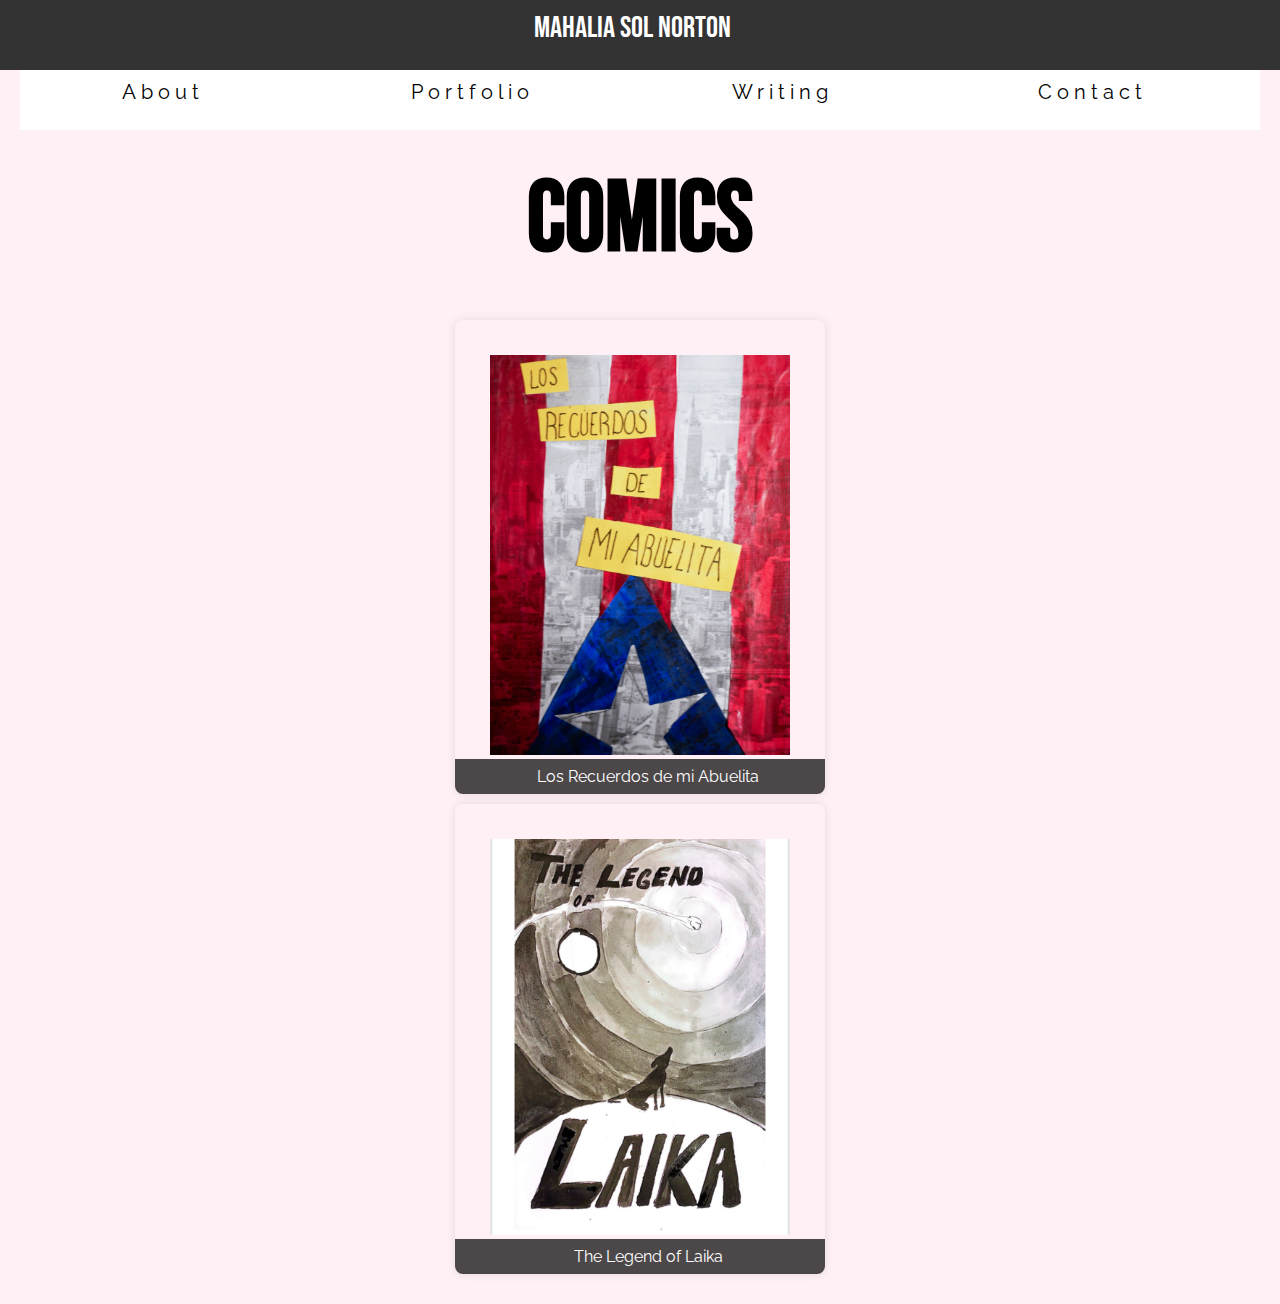
<file: comic-port.html>
<!doctype html>
<html>
<head>
<meta charset="UTF-8">
	<title>Comics</title>
	<link href="comic-port.css" rel="stylesheet" type="text/css" >
		<link href="https://fonts.googleapis.com/css2?family=Raleway:wght@300&display=swap" rel="stylesheet">
		<link href="https://fonts.googleapis.com/css2?family=Bebas+Neue&display=swap" rel="stylesheet">
		
	<meta name="viewport" content="width=device-width, initial-scale=1.0">

</head>
<body>
	
	<header class= "sticky-title">
		 <a href="Homepage.html">
            <h1>Mahalia Sol Norton</h1>
        </a>
	</header>
	
	
	<!-- navigation menu --> 
	<nav class= "barmenu"> 
     <ul class="menuitems">
    <li><a href="about.html">About</a></li>
	<li><a href="portfolio.html">Portfolio</a></li>
    <!-- <li><a href="comissions.html">Comissions</a></li>-->
    <li><a href="writing.html">Writing</a></li>
	<li><a href="contact.html">Contact</a></li>
    
	
        <!-- Add other menu items here -->
      </ul>
    </nav>
	
	<header class= "Portfolio-title"> 
	<h1> Comics </h1>	
	</header>   
	
	
<div class="comics-container">
	<div class="pdf-item" onclick="openPdf('recuerdos.pdf')">
        <img class="thumbnail" src="drawings-port/IMG19.jpg" alt="PDF Thumbnail 1">
        <div class="caption">Los Recuerdos de mi Abuelita</div>
    </div>

    <div class="pdf-item" onclick="openPdf('laika.pdf')">
        <img class="thumbnail" src="drawings-port/IMG21.jpg" alt="PDF Thumbnail 2">
        <div class="caption">The Legend of Laika</div>
    </div>
</div>
  
	
	<script>
        function openPdf(pdfSrc) {
            window.open(pdfSrc, '_blank');
        }
    </script>
	
	
</body>
</html>
</file>
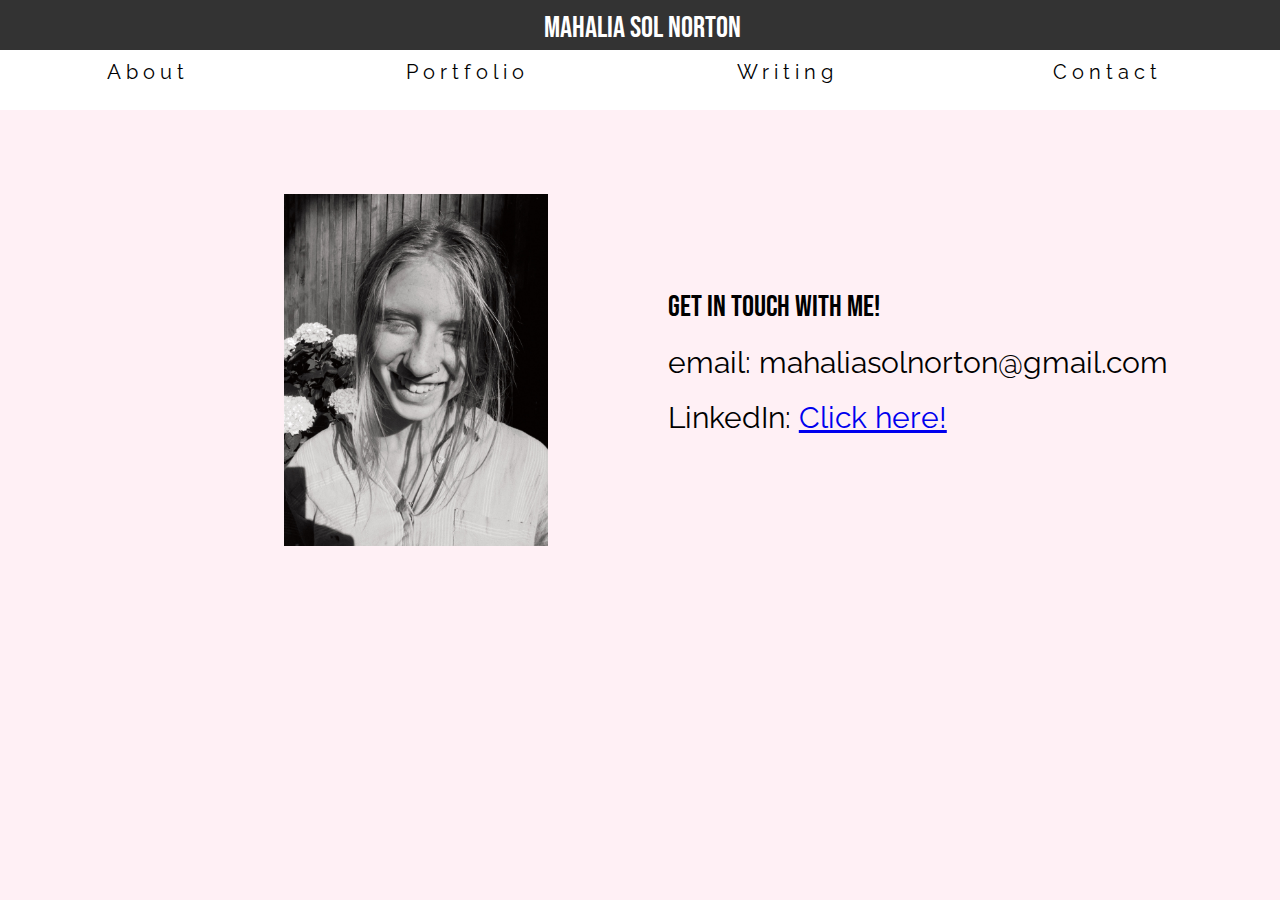
<file: contact.html>
<!doctype html>
<html>
<head>
	<title>Contact</title>
	<link href="contact.css" rel="stylesheet" type="text/css" >
		<link href="https://fonts.googleapis.com/css2?family=Raleway:wght@300&display=swap" rel="stylesheet">
		<link href="https://fonts.googleapis.com/css2?family=Bebas+Neue&display=swap" rel="stylesheet">
	<meta name="viewport" content="width=device-width, initial-scale=1.0">
<meta charset="UTF-8">

</head>

<body>
	
	<header class= "sticky-title">
		 <a href="Homepage.html">
            <h1>Mahalia Sol Norton</h1>
        </a>
	</header>
	
	
	<!-- navigation menu --> 
	<nav class= "barmenu"> 
     <ul class="menuitems">
    <li><a href="about.html">About</a></li>
	<li><a href="portfolio.html">Portfolio</a></li>
    <!-- <li><a href="comissions.html">Comissions</a></li>-->
    <li><a href="writing.html">Writing</a></li>
	<li><a href="contact.html">Contact</a></li>
    
	
        <!-- Add other menu items here -->
      </ul>
    </nav>
	
<div class = "biocontainer"> 
	<div class="headshot">
		<img src="maha3.jpeg" alt="Mahalia Norton">
	</div>
     <div class="bio">
		<div class = "bold">
		 <p> Get in touch with me! </p>
		</div>
		 <p> email: mahaliasolnorton@gmail.com</p>
	 			 
	<p>
		LinkedIn: <a href= "https://www.linkedin.com/in/mahalia-norton-99473620a/" > Click here! </a> 
		</p>
	</div>
	</div>	
	
</body>
</html>
</file>
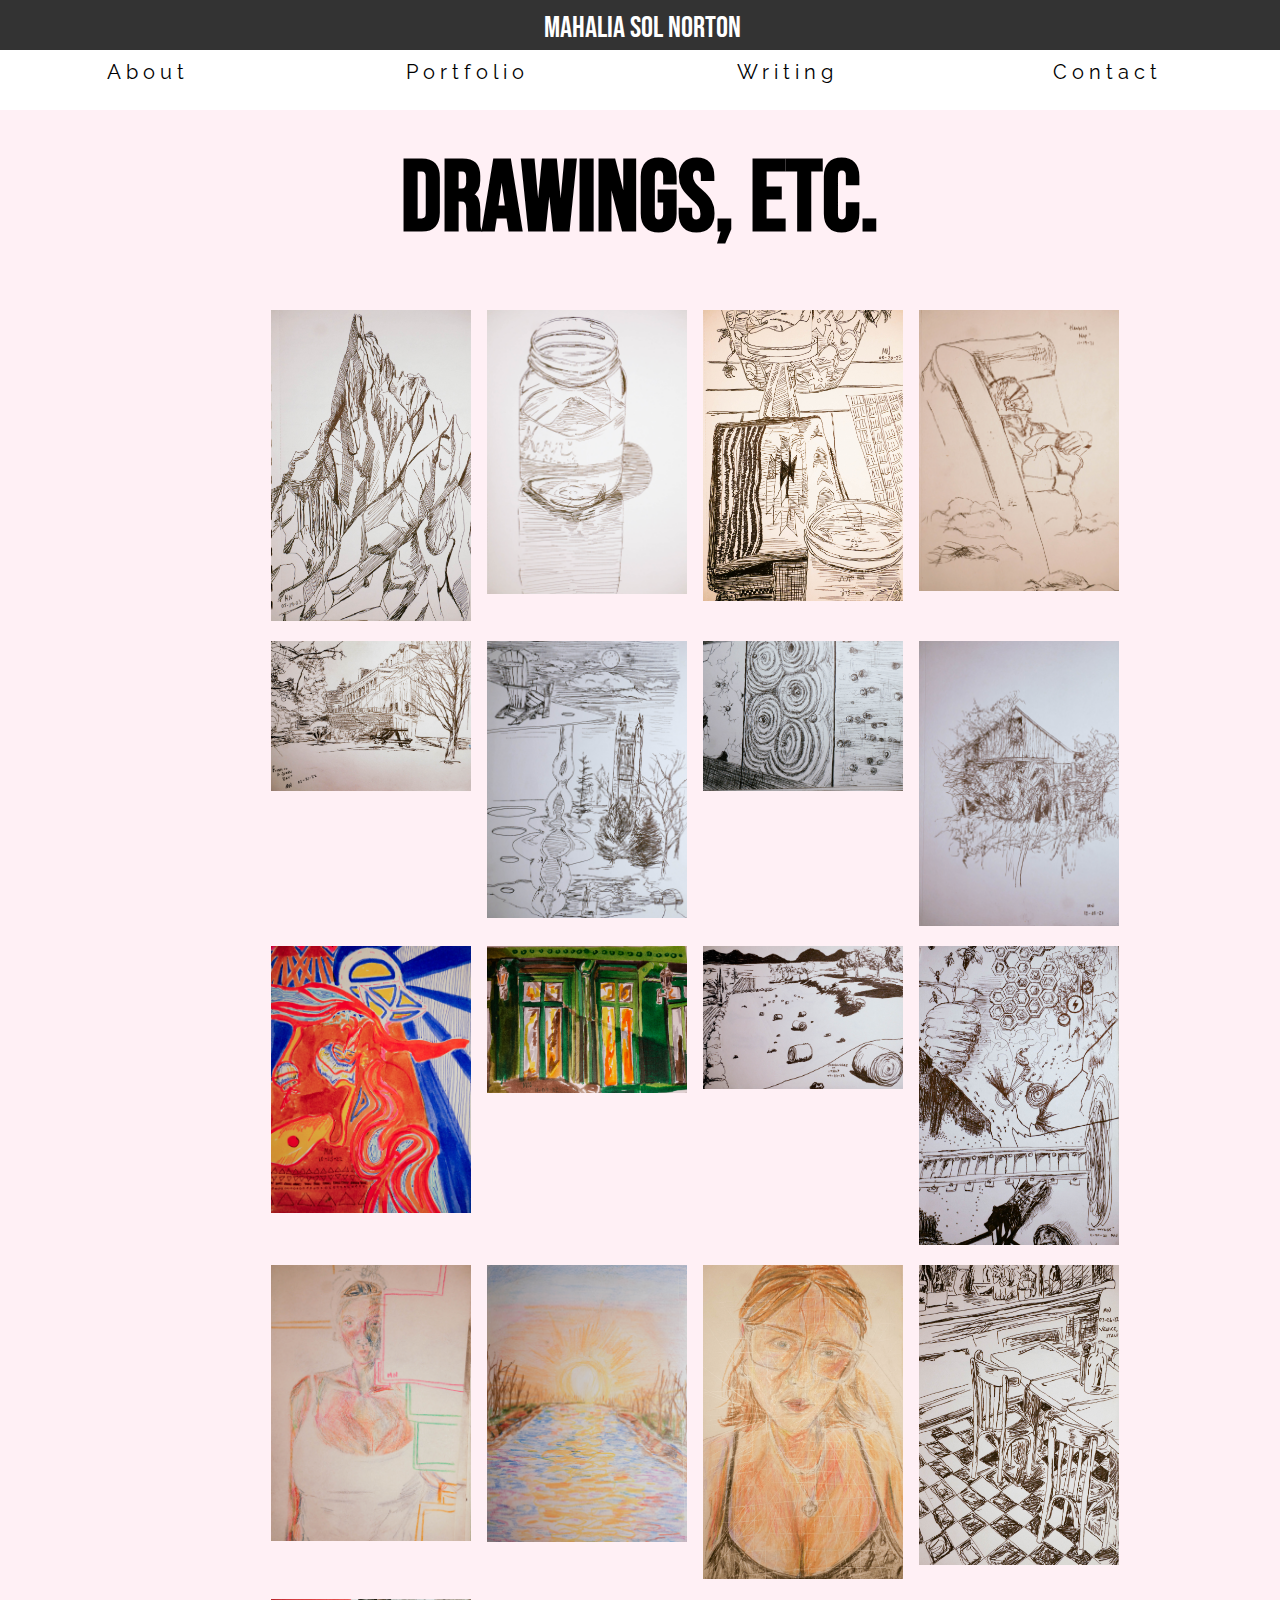
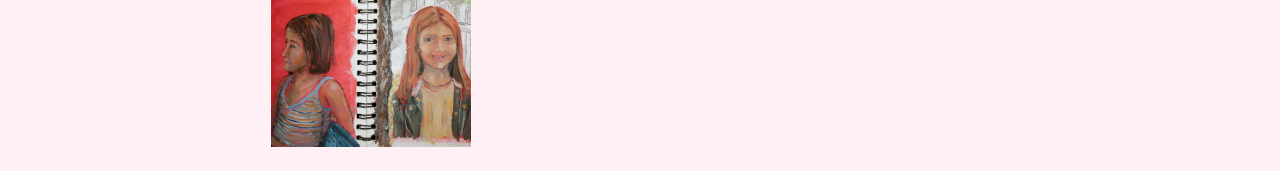
<file: paint-port.html>
<!doctype html>
<html>
<head>
	<title>Contact</title>
	<link href="paint-port.css" rel="stylesheet" type="text/css" >
		<link href="https://fonts.googleapis.com/css2?family=Raleway:wght@300&display=swap" rel="stylesheet">
		<link href="https://fonts.googleapis.com/css2?family=Bebas+Neue&display=swap" rel="stylesheet">
	<meta name="viewport" content="width=device-width, initial-scale=1.0">
<meta charset="UTF-8">

</head>

<body>
	
	<header class= "sticky-title">
		 <a href="Homepage.html">
            <h1>Mahalia Sol Norton</h1>
        </a>
	</header>
	
	
	<!-- navigation menu --> 
	<nav class= "barmenu"> 
     <ul class="menuitems">
    <li><a href="about.html">About</a></li>
	<li><a href="portfolio.html">Portfolio</a></li>
    <!-- <li><a href="comissions.html">Comissions</a></li>-->
    <li><a href="writing.html">Writing</a></li>
	<li><a href="contact.html">Contact</a></li>
    
	
        <!-- Add other menu items here -->
      </ul>
    </nav>
	
	<header class= "Portfolio-title"> 
	<h1> Drawings, etc.</h1>	
	</header>
	

	
<!-- image grid --> 
	
	<div class="image-grid">
        <!-- Repeat the following structure for each image -->
        <div class="image-item" onclick="expandImage(this)">
            <img src="drawings-port/IMG1.jpg" alt="Image 1">
        </div>
		<div class="image-item" onclick="expandImage(this)">
            <img src="drawings-port/IMG2.jpg" alt="Image 2">
        </div>
		<div class="image-item" onclick="expandImage(this)">
            <img src="drawings-port/IMG3.jpg" alt="Image 3">
        </div>
		<div class="image-item" onclick="expandImage(this)">
            <img src="drawings-port/IMG4.jpg" alt="Image 4">
        </div>
		<div class="image-item" onclick="expandImage(this)">
            <img src="drawings-port/IMG5.jpg" alt="Image 5">
        </div>
		<div class="image-item" onclick="expandImage(this)">
            <img src="drawings-port/IMG6.jpg" alt="Image 6">
        </div>
		<div class="image-item" onclick="expandImage(this)">
            <img src="drawings-port/IMG7.jpg" alt="Image 7">
        </div>
		<div class="image-item" onclick="expandImage(this)">
            <img src="drawings-port/IMG8.jpg" alt="Image 8">
        </div>
		<div class="image-item" onclick="expandImage(this)">
            <img src="drawings-port/IMG9.jpg" alt="Image 9">
        </div>
		<div class="image-item" onclick="expandImage(this)">
            <img src="drawings-port/IMG10.jpg" alt="Image 10">
        </div>
		<div class="image-item" onclick="expandImage(this)">
            <img src="drawings-port/IMG11.jpg" alt="Image 11">
        </div>
		<div class="image-item" onclick="expandImage(this)">
            <img src="drawings-port/IMG12.jpg" alt="Image 12">
        </div>
		<div class="image-item" onclick="expandImage(this)">
            <img src="drawings-port/IMG13.jpg" alt="Image 13">
        </div>
		<div class="image-item" onclick="expandImage(this)">
            <img src="drawings-port/IMG14.jpg" alt="Image 14">
        </div>
		<div class="image-item" onclick="expandImage(this)">
            <img src="drawings-port/IMG15.jpg" alt="Image 15">
        </div>
		<div class="image-item" onclick="expandImage(this)">
            <img src="drawings-port/IMG16.jpg" alt="Image 16">
        </div>
		<div class="image-item" onclick="expandImage(this)">
            <img src="drawings-port/IMG17.jpg" alt="Image 17">
        </div>
		
		
        <!-- Repeat the structure for other images -->
    </div>

    <div class="expanded-image" onclick="collapseImage()">
        <span class="close-button">&times;</span>
        <img id="expanded-img" alt="Expanded Image">
    </div>

    <script>
        function expandImage(element) {
            var imgSrc = element.querySelector('img').src;
            document.getElementById('expanded-img').src = imgSrc;
            document.querySelector('.expanded-image').style.display = 'flex';
        }

        function collapseImage() {
            document.querySelector('.expanded-image').style.display = 'none';
        }
    </script>
	
</body>
</html>
</file>
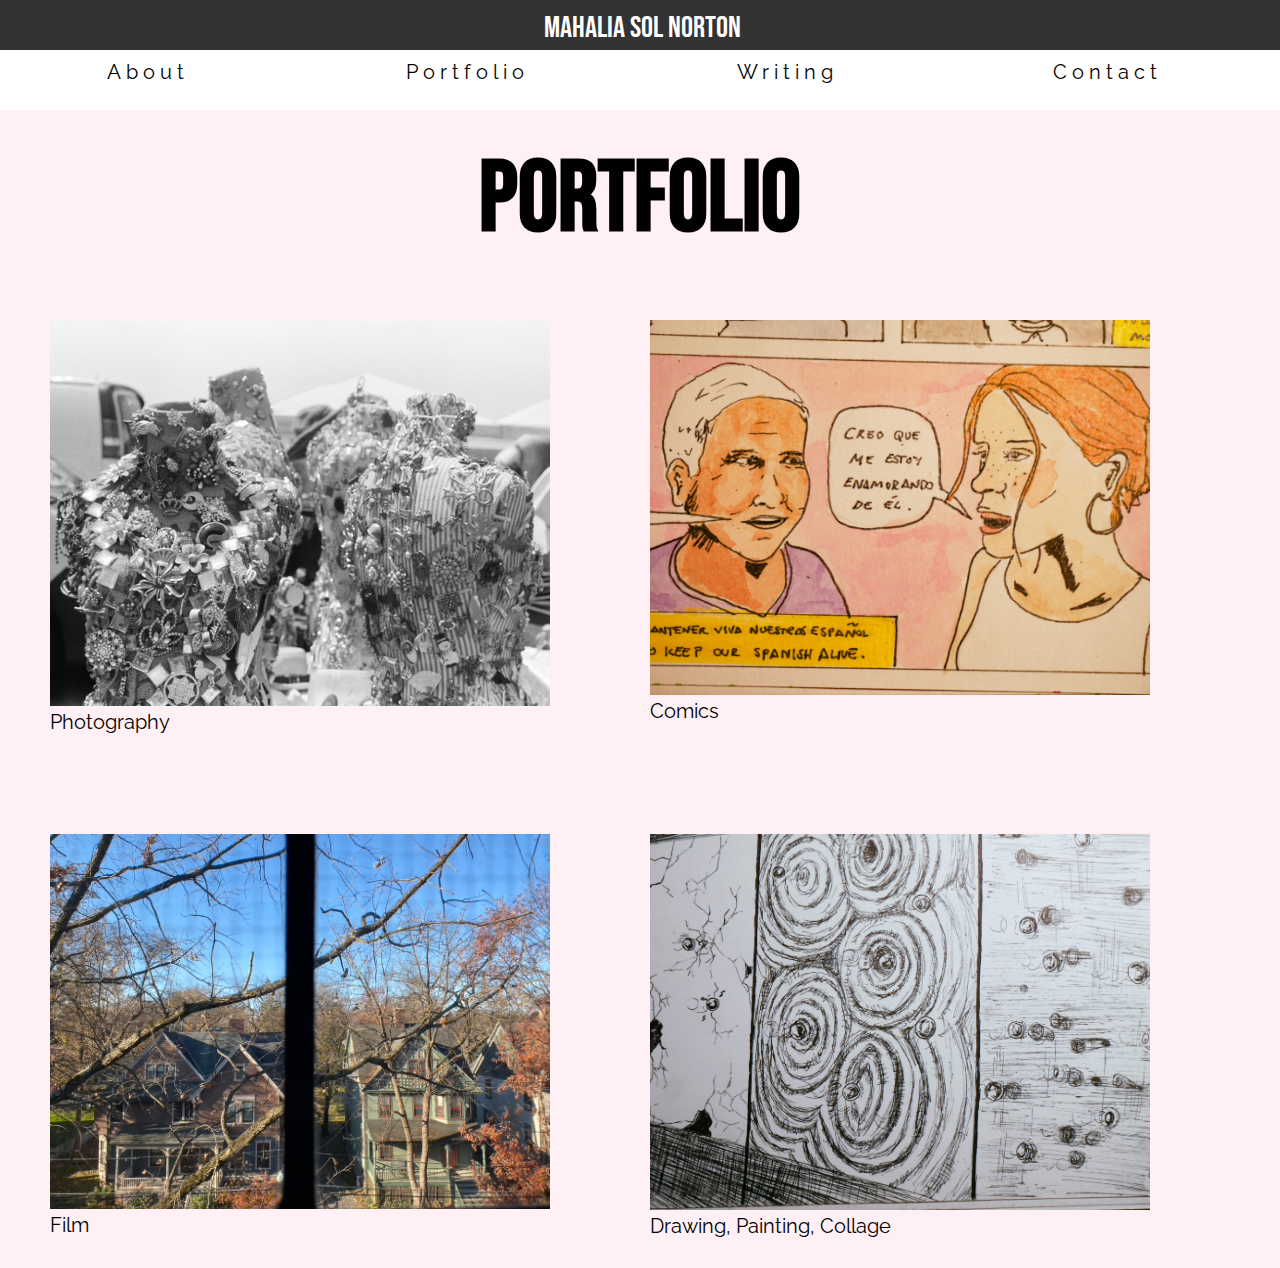
<file: portfolio.html>
<!doctype html>
<html>
<head>
	<title>Portfolio</title>
	<link href="portfolio.css" rel="stylesheet" type="text/css" >
		<link href="https://fonts.googleapis.com/css2?family=Raleway:wght@300&display=swap" rel="stylesheet">
		<link href="https://fonts.googleapis.com/css2?family=Bebas+Neue&display=swap" rel="stylesheet">
	<meta name="viewport" content="width=device-width, initial-scale=1.0">
<meta charset="UTF-8">

</head>

<body>
	
	<header class= "sticky-title">
		 <a href="Homepage.html">
            <h1>Mahalia Sol Norton</h1>
        </a>
	</header>
	
	
	<!-- navigation menu --> 
	<nav class= "barmenu"> 
     <ul class="menuitems">
    <li><a href="about.html">About</a></li>
	<li><a href="portfolio.html">Portfolio</a></li>
    <!-- <li><a href="comissions.html">Comissions</a></li>-->
    <li><a href="writing.html">Writing</a></li>
	<li><a href="contact.html">Contact</a></li>
    
	
        <!-- Add other menu items here -->
      </ul>
    </nav>
	
<header class="Portfolio-title">
	<h1> Portfolio</h1>
	</header>	
	
<!-- portfolio grid -->
	
<div class="portfolio-container">
        

        <div class="portfolio-item">
           <a href="photo-port.html">
		<img src="img25.jpg" alt="Photography" >
	   </a>
            <h1> Photography </h1>
	<a href="comic-port.html">
		<div class="overlay">
                <div class="overlay-content">
                    <h3><a href="photo-port.html">Photography</a></h3>
                    <!-- Add additional content or link to the category here -->
                </div>
            </div>
	</a>
        </div>

    <div class="portfolio-item">
            <a href="comic-port.html">
	    <img src= "drawings-port/IMG20.jpg" alt="Comics">
	    </a>
            <h1> Comics </h1>
	<a href="comic-port.html">		
	    <div class="overlay">
                <div class="overlay-content">
                    <h3><a href="comic-port.html">Comics</a></h3>
                    <!-- Add additional content or link to the category here -->
                </div>
            </div>
	</a>
        </div>     
	
	<div class="portfolio-item">
            <a href="film-port.html">
		<img src="fsthumbnail.jpeg" alt="Film">
	    </a>
            <h1> Film </h1>
	<a href="film-port.html">	
		<div class="overlay">
                <div class="overlay-content">
                    <h3><a href="film-port.html">Film</a></h3>
                    <!-- Add additional content or link to the category here -->
                </div>
            </div>
		</a>
        </div>

	
	
	
	<div class="portfolio-item">
            <a href="paint-port.html">
		<img src="drawings-port/IMG7.jpg" alt="Paintings, Drawings, Collage thumbnail">
	    </a>
            <h1> Drawing, Painting, Collage</h1>
		<a href="paint-port.html">
		<div class="overlay">
                <div class="overlay-content">
                    <h3><a href="paint-port.html">Drawings, etc.</a></h3>
                    <!-- Add additional content or link to the category here -->
                </div>
            </div>
		</a>
        </div>
	
       
    </div>
</body>
</html>
</file>
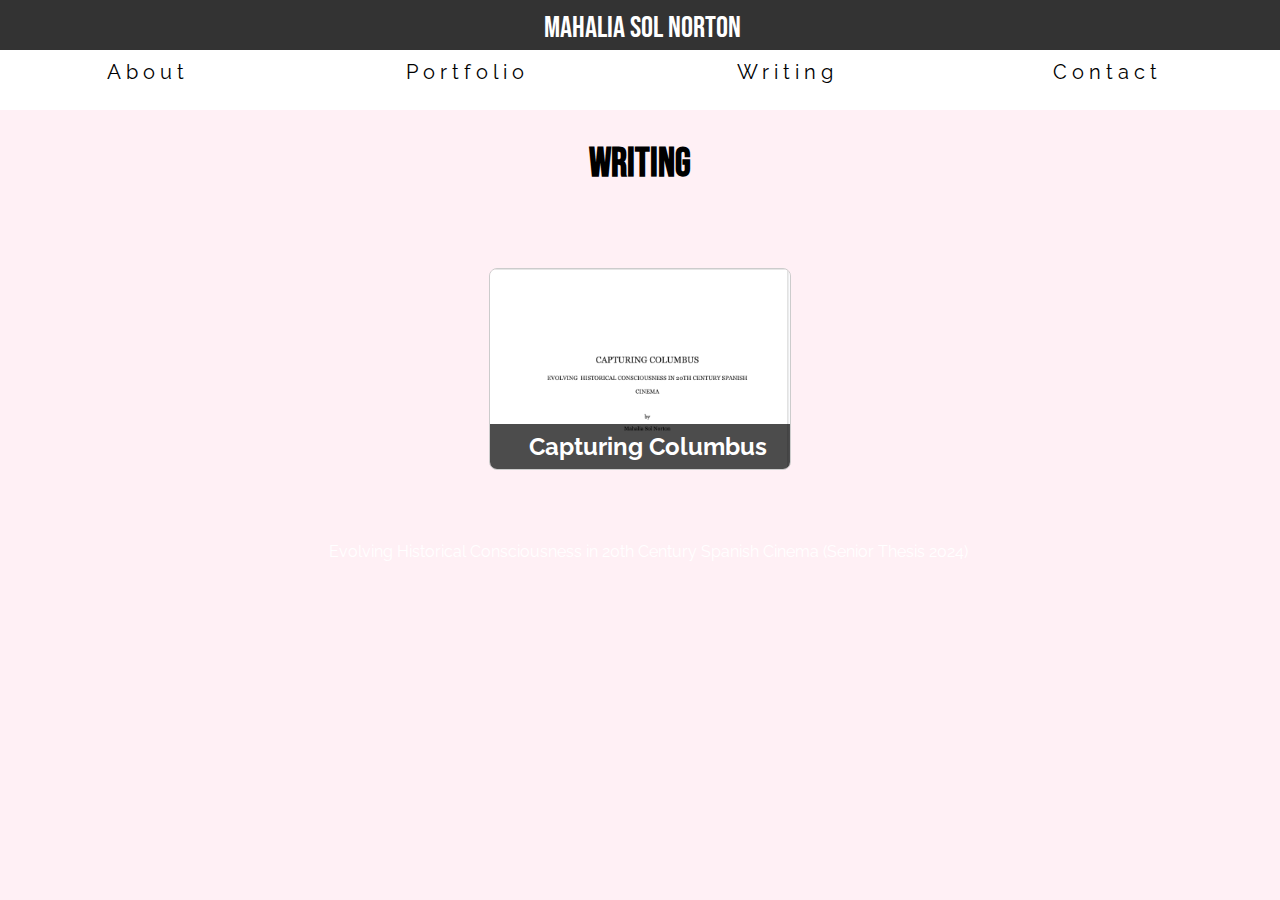
<file: writing.html>
<!doctype html>
<html>
<head>
	<title>Writing</title>
	<link href="writing.css" rel="stylesheet" type="text/css" >
		<link href="https://fonts.googleapis.com/css2?family=Raleway:wght@300&display=swap" rel="stylesheet">
		<link href="https://fonts.googleapis.com/css2?family=Bebas+Neue&display=swap" rel="stylesheet">
	<meta name="viewport" content="width=device-width, initial-scale=1.0">
<meta charset="UTF-8">

</head>

<body>
	
	<header class= "sticky-title">
		 <a href="Homepage.html">
            <h1>Mahalia Sol Norton</h1>
        </a>
	</header>
	
	
	<!-- navigation menu --> 
	<nav class= "barmenu"> 
     <ul class="menuitems">
    <li><a href="about.html">About</a></li>
	<li><a href="portfolio.html">Portfolio</a></li>
    <!-- <li><a href="comissions.html">Comissions</a></li>-->
    <li><a href="writing.html">Writing</a></li>
	<li><a href="contact.html">Contact</a></li>
    
	
        <!-- Add other menu items here -->
      </ul>
    </nav>
	
<header class="Page-title">
	<h1> Writing </h1>
	</header>
<div class="writing">
    <div class="box-button"> 
	<div class="pdf-item" onclick="window.location = 'https://drive.google.com/file/d/1aaj3I4XvZ9mwS2N6Vt4K3hgtt22YtTWA/preview'">
        <img class="thumbnail" src="thesisThumbnail.png" alt="PDF Thumbnail 1">
        <header class="work-title"> 
		<h2> Capturing Columbus </h2>
    </div>
    </div>
	<div class="caption"> Evolving Historical Consciousness in 20th Century Spanish Cinema (Senior Thesis 2024) </div>
</div>

</body>
</html>
</file>
<file: comic-port.css>
@charset "UTF-8";
/* CSS Document */


body {
           	background-color: lavenderblush;
            margin: 0;
            padding: 20px;
            display: flex;
            flex-wrap: wrap;
            justify-content: center;
            align-items: flex-start;
            flex-direction: row; /* Added to display items horizontally */
        }

header.sticky-title {
    background-color: #333; /* Set your preferred background color */
    padding: 10px;
    position: fixed;
    width: 100%;
    height: 50px;
	top: 0;
    z-index: 1000; /* Set a higher z-index to ensure it's above other elements */
	
}

header.sticky-title h1 {
	
    color: white; /* Set your preferred text color */
    margin: 0;
	position: absolute;
	right: 43%;
	font-family: "Bebas Neue", sans-serif;
 	font-weight: 400;
  	font-style: normal;
	font-size: 30px; 
	text-decoration: none;
	
	
}

/* Style for the navigation/menu */
.barmenu {
    position: sticky;
    top: 0;
    z-index: 1000; /* Ensure the menu stays above other content */
	width: 100%;
	background-color: white;
	height: 60px; /* adjust height of barmenu*/
	margin-top: 50px;
}

.barmenu ul.menuitems {
 	width: 100%;
	list-style: none;
  	display: flex;
    text-align: center; /* Center the text within the menu */
}

.barmenu li {
  	display: inline-block;
	width: 100%;
	margin: 0;
	padding: 0;
	margin-right: 25px; /* Add space between menu items */
	text-align: center;
}

.barmenu a {
	font-family: 'Raleway', sans-serif;
	text-decoration: none ;
 	color: black;
	font-size: 20px;
  	font-weight: normal;
	margin-bottom: auto;
	display: inline-block; /* Ensure the anchor tags are inline blocks */
    padding: 10px 10px; /* Add padding to anchor tags for better clickability */
    /* Other link styles */
	
	
}
	

/* Adjust letter-spacing for the text within the menu */
.barmenu a {
    font-family: 'Raleway', sans-serif;
	text-decoration: none;
    letter-spacing: 5px; /* Adjust the letter spacing */
	text-align: center;
}

* { 
	margin: 0;
    padding: 0;
}

.Portfolio-title {
			color: black;
            text-decoration: none;
			font-family: "Bebas Neue", sans-serif;
 			font-weight: 400;
  			font-style: normal;
			font-size: 50px;
			text-align: center;
			padding: 30px;
			width: 100%;
	
}


.image-grid {
            display: grid;
            grid-template-columns: 400px 400px;
            gap: 16px;
            max-width: 1200px;
            margin: 20px auto;
            padding: 25px 16px;
			margin-left: 255px;
        }

.pdf-item {
            cursor: pointer;
            overflow: hidden;
            position: relative;
            width: 300px;
            margin: 10px;
            border-radius: 8px;
            box-shadow: 0 0 10px rgba(0, 0, 0, 0.1);
            transition: transform 0.3s ease;
			padding: 35px;
	
        }

        .pdf-item:hover {
            transform: scale(1.05);
        }

        .thumbnail {
            width: 100%;
            height: auto;
        }

        .caption {
            position: absolute;
            bottom: 0;
            left: 0;
            width: 100%;
            background: rgba(0, 0, 0, 0.7);
            color: #fff;
            padding: 8px;
            text-align: center;
			font-family: 'Raleway', sans-serif;
			text-decoration: none ;
        }

        .pdf-modal {
            display: none;
            position: fixed;
            top: 0;
            left: 0;
            width: 100%;
            height: 100%;
            background: rgba(0, 0, 0, 0.8);
            justify-content: center;
            align-items: center;
        }

        #pdf-viewer {
            width: 80%;
            max-height: 80%;
            border-radius: 8px;
        }

        .close-button {
            position: absolute;
            top: 10px;
            right: 10px;
            cursor: pointer;
            color: #fff;
        }
</file>
<file: contact.css>
@charset "UTF-8";
/* CSS Document */

body, h1, ul {
  margin: 0;
  padding: 0;

}

body{
	background-color: lavenderblush;
}

header.sticky-title {
    background-color: #333; /* Set your preferred background color */
    padding: 10px;
    position: fixed;
    width: 100%;
    height: 50px;
	top: 0;
    z-index: 1000; /* Set a higher z-index to ensure it's above other elements */
	
}

header.sticky-title h1 {
	
    color: white; /* Set your preferred text color */
    margin: 0;
	position: absolute;
	right: 43%;
	font-family: "Bebas Neue", sans-serif;
 	font-weight: 400;
  	font-style: normal;
	font-size: 30px; 
	text-decoration: none;
	
	
}

/* Style for the navigation/menu */
.barmenu {
    position: sticky;
    top: 0;
    z-index: 1000; /* Ensure the menu stays above other content */
	width: 100%;
	background-color: white;
	height: 60px; /* adjust height of barmenu*/
	margin-top: 50px;
}

.barmenu ul.menuitems {
 	width: 100%;
	list-style: none;
  	display: flex;
    text-align: center; /* Center the text within the menu */
}

.barmenu li {
  	display: inline-block;
	width: 100%;
	margin: 0;
	padding: 0;
	margin-right: 25px; /* Add space between menu items */
	text-align: center;
}

.barmenu a {
	font-family: 'Raleway', sans-serif;
	text-decoration: none ;
 	color: black;
	font-size: 20px;
  	font-weight: normal;
	margin-bottom: auto;
	display: inline-block; /* Ensure the anchor tags are inline blocks */
    padding: 10px 10px; /* Add padding to anchor tags for better clickability */
    /* Other link styles */
	
	
}
	

/* Adjust letter-spacing for the text within the menu */
.barmenu a {
    font-family: 'Raleway', sans-serif;
	text-decoration: none;
    letter-spacing: 5px; /* Adjust the letter spacing */
	text-align: center;
}

* { 
	margin: 0;
    padding: 0;
}

.biocontainer {
	display: flex; /* Use flexbox for layout */
	margin-left: 5%;
	margin-right: 5%;
	margin-top: 5%;
	margin-bottom: 5%;
	align-items: center; /* Vertically center items */
	padding: 20px;
	
}

.headshot {
	flex: 1;
	overflow: hidden;
}

.headshot img{
	width: 50%; /* Make the image fill the container */
    height: 50%; /* Make the image fill the container */
    object-fit: cover; /* Maintain aspect ratio and cover the container */
	margin-left: 200px; 
}

.bio {
	margin-left: 5%;
	font-family: 'Raleway', sans-serif;
	flex: 1; /* Allow text to grow and take available space */
    /* Additional styling for text if needed */
	
}

.bold p{
	text-decoration: none;
	font-family: "Bebas Neue", sans-serif;
	font-weight: 400;
	font-size: 75px;
}

.bio p {
	
	padding-bottom: 20px;
	color: black;
	font-size: 30px
}
</file>
<file: paint-port.css>
@charset "UTF-8";
/* CSS Document */

body, h1, ul {
  margin: 0;
  padding: 0;

}

body{
	background-color: lavenderblush;
}

header.sticky-title {
    background-color: #333; /* Set your preferred background color */
    padding: 10px;
    position: fixed;
    width: 100%;
    height: 50px;
	top: 0;
    z-index: 1000; /* Set a higher z-index to ensure it's above other elements */
	
}

header.sticky-title h1 {
	
    color: white; /* Set your preferred text color */
    margin: 0;
	position: absolute;
	right: 43%;
	font-family: "Bebas Neue", sans-serif;
 	font-weight: 400;
  	font-style: normal;
	font-size: 30px; 
	text-decoration: none;
	
	
}

/* Style for the navigation/menu */
.barmenu {
    position: sticky;
    top: 0;
    z-index: 1000; /* Ensure the menu stays above other content */
	width: 100%;
	background-color: white;
	height: 60px; /* adjust height of barmenu*/
	margin-top: 50px;
}

.barmenu ul.menuitems {
 	width: 100%;
	list-style: none;
  	display: flex;
    text-align: center; /* Center the text within the menu */
}

.barmenu li {
  	display: inline-block;
	width: 100%;
	margin: 0;
	padding: 0;
	margin-right: 25px; /* Add space between menu items */
	text-align: center;
}

.barmenu a {
	font-family: 'Raleway', sans-serif;
	text-decoration: none ;
 	color: black;
	font-size: 20px;
  	font-weight: normal;
	margin-bottom: auto;
	display: inline-block; /* Ensure the anchor tags are inline blocks */
    padding: 10px 10px; /* Add padding to anchor tags for better clickability */
    /* Other link styles */
	
	
}
	

/* Adjust letter-spacing for the text within the menu */
.barmenu a {
    font-family: 'Raleway', sans-serif;
	text-decoration: none;
    letter-spacing: 5px; /* Adjust the letter spacing */
	text-align: center;
}

* { 
	margin: 0;
    padding: 0;
}

.Portfolio-title {
			color: black;
            text-decoration: none;
			font-family: "Bebas Neue", sans-serif;
 			font-weight: 400;
  			font-style: normal;
			font-size: 50px;
			text-align: center;
			padding: 30px;
	
}

.image-grid {
            display: grid;
            grid-template-columns: 200px 200px 200px 200px;
            gap: 16px;
            max-width: 1200px;
            margin: 20px auto;
            padding: 0 16px;
			margin-left: 255px;
        }

        .image-item {
            position: relative;
            cursor: pointer;
            overflow: hidden;
        }

        .image-item img {
            width: 100%;
            height: auto;
            transition: transform 0.3s ease;
        }

        .expanded-image {
            display: none;
            position: fixed;
            top: 0;
            left: 0;
            width: 100%;
            height: 100%;
            background: rgba(0, 0, 0, 0.8);
            justify-content: center;
            align-items: center;
        }

        .expanded-image img {
            max-width: 80%;
            max-height: 80%;
            border-radius: 8px;
        }

        .close-button {
            position: absolute;
            top: 10px;
            right: 10px;
            cursor: pointer;
            color: #fff;
        }
</file>
<file: portfolio.css>
@charset "UTF-8";
/* CSS Document */

body, h1, ul {
  margin: 0;
  padding: 0;

}

body{
	background-color: lavenderblush;
}

header.sticky-title {
    background-color: #333; /* Set your preferred background color */
    padding: 10px;
    position: fixed;
    width: 100%;
    height: 50px;
	top: 0;
    z-index: 1000; /* Set a higher z-index to ensure it's above other elements */
	
}

header.sticky-title h1 {
	
    color: white; /* Set your preferred text color */
    margin: 0;
	position: absolute;
	right: 43%;
	font-family: "Bebas Neue", sans-serif;
 	font-weight: 400;
  	font-style: normal;
	font-size: 30px; 
	text-decoration: none;
	
	
}

/* Style for the navigation/menu */
.barmenu {
    position: sticky;
    top: 0;
    z-index: 1000; /* Ensure the menu stays above other content */
	width: 100%;
	background-color: white;
	height: 60px; /* adjust height of barmenu*/
	margin-top: 50px;
}

.barmenu ul.menuitems {
 	width: 100%;
	list-style: none;
  	display: flex;
    text-align: center; /* Center the text within the menu */
}

.barmenu li {
  	display: inline-block;
	width: 100%;
	margin: 0;
	padding: 0;
	margin-right: 25px; /* Add space between menu items */
	text-align: center;
}

.barmenu a {
	font-family: 'Raleway', sans-serif;
	text-decoration: none ;
 	color: black;
	font-size: 20px;
  	font-weight: normal;
	margin-bottom: auto;
	display: inline-block; /* Ensure the anchor tags are inline blocks */
    padding: 10px 10px; /* Add padding to anchor tags for better clickability */
    /* Other link styles */
	
	
}
	

/* Adjust letter-spacing for the text within the menu */
.barmenu a {
    font-family: 'Raleway', sans-serif;
	text-decoration: none;
    letter-spacing: 5px; /* Adjust the letter spacing */
	text-align: center;
}

* { 
	margin: 0;
    padding: 0;
}

.Portfolio-title {
			color: black;
            text-decoration: none;
			font-family: "Bebas Neue", sans-serif;
 			font-weight: 400;
  			font-style: normal;
			font-size: 50px;
			text-align: center;
			padding: 30px;
	
}

 .portfolio-container {
            display: grid;
            grid-template-columns: 500px 500px;
            gap: 100px;
	 	padding: 30px;
            width: 800px;
	 margin-left: 20px;
	 		
	 		
           
        }

        .portfolio-item {
            position: relative;
            overflow: hidden;
            cursor: pointer;
	
        }

        .portfolio-item img {
            width: 100%;
            height: auto;
            transition: transform 0.3s ease;
        }

        .portfolio-item:hover img {
            transform: scale(1.1);
        }
.portfolio-item h1{
	font-family: 'Raleway', sans-serif;
	text-decoration: none ;
 	color: black;
	font-size: 20px;
  	font-weight: normal;
}
        .overlay {
            position: absolute;
            top: 0;
            left: 0;
            width: 100%;
            height: 100%;
            background: rgba(0, 0, 0, 0.5);
            display: flex;
            justify-content: center;
            align-items: center;
            opacity: 0;
            transition: opacity 0.3s ease;
        }

        .portfolio-item:hover .overlay {
            opacity: 1;
        }

        .overlay-content {
            text-align: center;
            color: #fff;
        }

        .overlay-content a {
            color: #fff;
            text-decoration: none;
			font-family: "Bebas Neue", sans-serif;
 			font-weight: 400;
  			font-style: normal;
			font-size: 30px; 
			padding: 100px;
			text-decoration: underline;
        }
</file>
<file: writing.css>
@charset "UTF-8";
/* CSS Document */

body, h1, ul {
  margin: 0;
  padding: 0;

}

body{
	background-color: lavenderblush;
}

header.sticky-title {
    background-color: #333; /* Set your preferred background color */
    padding: 10px;
    position: fixed;
    width: 100%;
    height: 50px;
	top: 0;
    z-index: 1000; /* Set a higher z-index to ensure it's above other elements */
	
}

header.sticky-title h1 {
	
    color: white; /* Set your preferred text color */
    margin: 0;
	position: absolute;
	right: 43%;
	font-family: "Bebas Neue", sans-serif;
 	font-weight: 400;
  	font-style: normal;
	font-size: 30px; 
	text-decoration: none;
	
	
}

/* Style for the navigation/menu */
.barmenu {
    position: sticky;
    top: 0;
    z-index: 1000; /* Ensure the menu stays above other content */
	width: 100%;
	background-color: white;
	height: 60px; /* adjust height of barmenu*/
	margin-top: 50px;
}

.barmenu ul.menuitems {
 	width: 100%;
	list-style: none;
  	display: flex;
    text-align: center; /* Center the text within the menu */
}

.barmenu li {
  	display: inline-block;
	width: 100%;
	margin: 0;
	padding: 0;
	margin-right: 25px; /* Add space between menu items */
	text-align: center;
}

.barmenu a {
	font-family: 'Raleway', sans-serif;
	text-decoration: none ;
 	color: black;
	font-size: 20px;
  	font-weight: normal;
	margin-bottom: auto;
	display: inline-block; /* Ensure the anchor tags are inline blocks */
    padding: 10px 10px; /* Add padding to anchor tags for better clickability */
    /* Other link styles */
	
	
}
	

/* Adjust letter-spacing for the text within the menu */
.barmenu a {
    font-family: 'Raleway', sans-serif;
	text-decoration: none;
    letter-spacing: 5px; /* Adjust the letter spacing */
	text-align: center;
}

* { 
	margin: 0;
    padding: 0;
}

.Page-title {
			color: black;
            text-decoration: none;
			font-family: "Bebas Neue", sans-serif;
 			font-weight: 200;
  			font-style: normal;
			font-size: 20px;
			text-align: center;
			padding: 30px;
	
}

.Portfolio-title {
			color: black;
            text-decoration: none;
			font-family: "Bebas Neue", sans-serif;
 			font-weight: 400;
  			font-style: normal;
			font-size: 50px;
			text-align: center;
			padding: 30px;
			width: 100%;
	
}


.writing {
           text-align: center;
        }

.box-button {
            cursor: pointer;
            overflow: hidden;
            position: relative;
            width: 300px;
            height: 200px;
            border: 1px solid #ccc;
            border-radius: 8px;
            transition: transform 0.3s ease;
		margin: 50px;
	display: inline-block;
        }

        .box-button:hover {
            transform: scale(1.1);
			
        }



	.thumbnail {
            width: 100%;
            height: auto;
        }

        .work-title { 
		
	    position: absolute;
            bottom: 0;
            left: 0;
            width: 100%;
            background: rgba(0, 0, 0, 0.7);
            color: #fff;
            padding: 8px;
            text-align: center;
			font-family: 'Raleway', sans-serif;
			text-decoration: bold ;
        }

	.caption {
            width: 100%;
            color: #fff;
            padding: 8px;
            text-align: center;
	    font-family: 'Raleway', sans-serif;
	    text-decoration: none ;
	    margin-top: 10px; 
        }

        .pdf-modal {
            display: none;
            position: fixed;
            top: 0;
            left: 0;
            width: 100%;
            height: 100%;
            background: rgba(0, 0, 0, 0.8);
            justify-content: center;
            align-items: center;
        }

        #pdf-viewer {
            width: 80%;
            max-height: 80%;
            border-radius: 8px;
        }

        .close-button {
            position: absolute;
            top: 10px;
            right: 10px;
            cursor: pointer;
            color: #fff;
        }
</file>
